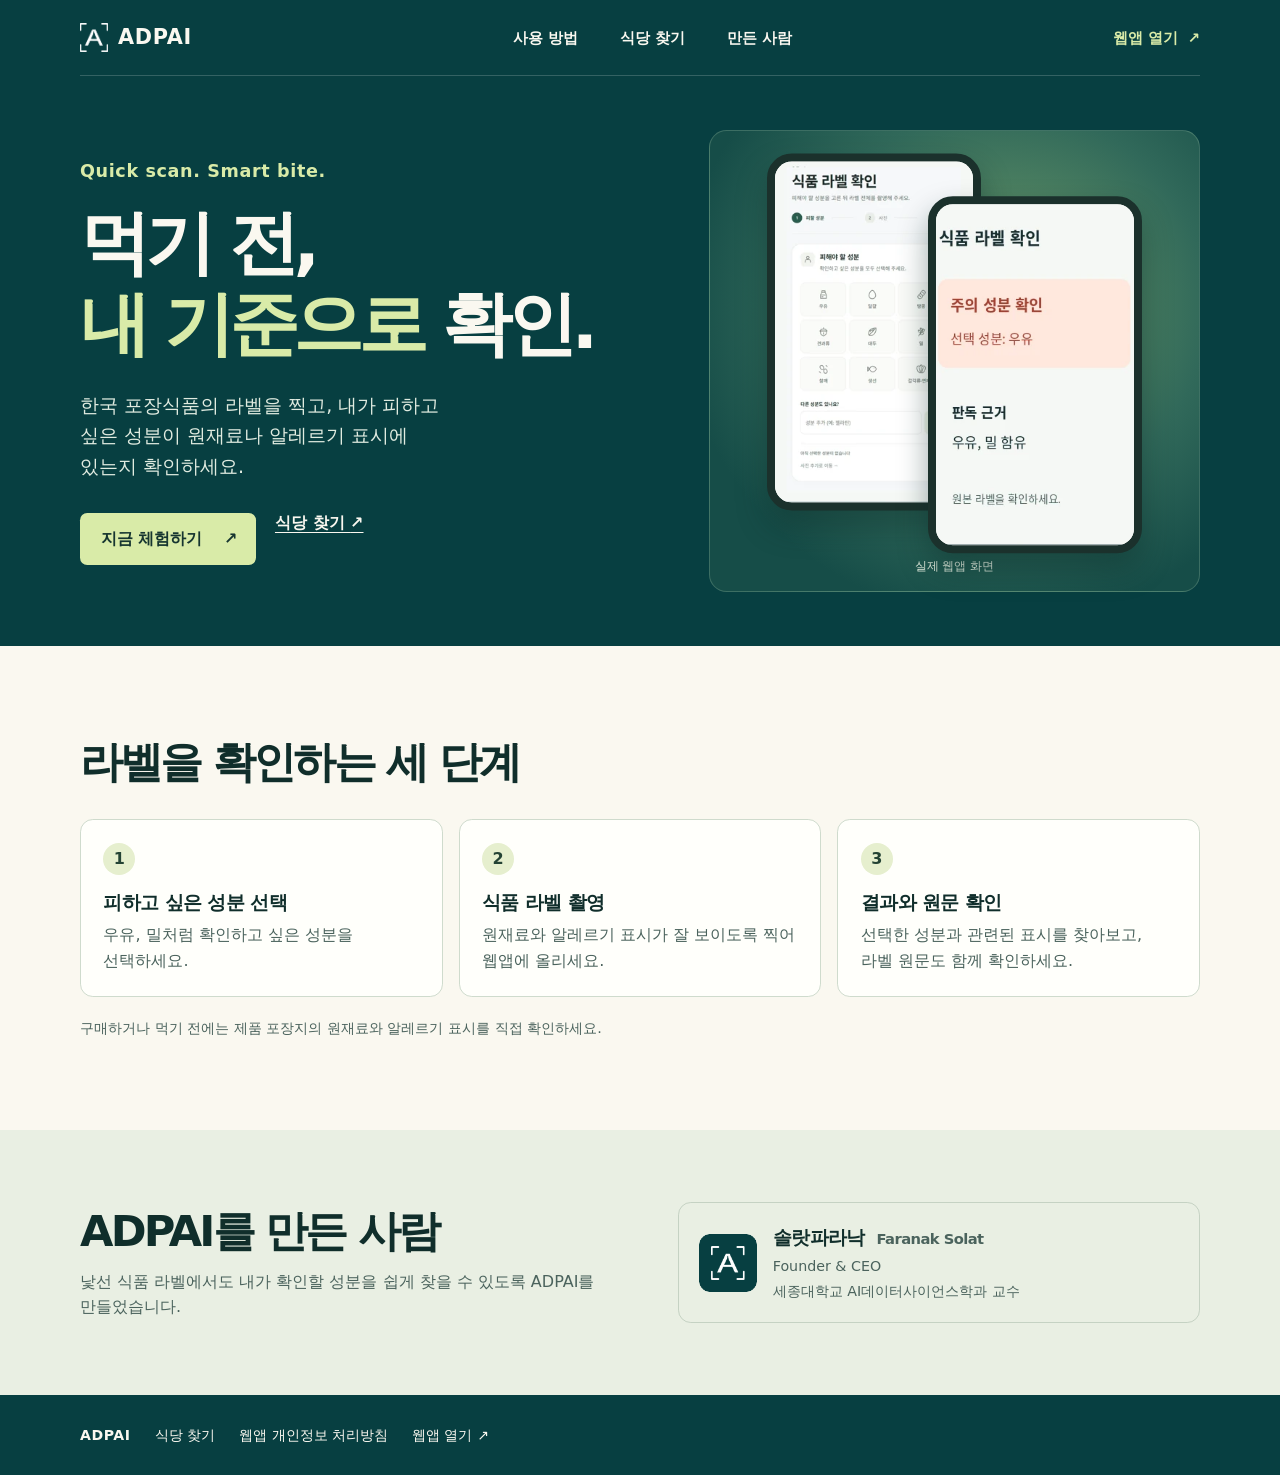
<file: index.html>
<!doctype html>
<html lang="ko">
  <head>
    <meta charset="utf-8">
    <meta name="viewport" content="width=device-width, initial-scale=1">
    <meta name="theme-color" content="#073f41">
    <meta name="description" content="ADPAI로 한국 포장식품의 원재료와 알레르기 표시를 확인하세요. 식품 라벨을 찍고, 내가 피하고 싶은 성분을 찾아보세요.">
    <meta property="og:title" content="ADPAI | 먹기 전, 내 기준으로 확인">
    <meta property="og:description" content="식품 라벨을 찍고, 내가 피하고 싶은 성분을 찾아보세요.">
    <meta property="og:type" content="website">
    <title>ADPAI | 먹기 전, 내 기준으로 확인</title>
    <link rel="icon" href="adpai-icon.png" type="image/png">
    <link rel="stylesheet" href="style.css">
  </head>
  <body>
    <header class="topbar">
      <div class="topbar-inner wrap">
        <a class="brand" href="./" aria-label="ADPAI 홈">
          <img src="adpai-mark.png" alt="" width="28" height="28">
          <span>ADPAI</span>
        </a>
        <nav aria-label="주 메뉴">
          <a href="#how-it-works">사용 방법</a>
          <a href="restaurants/">식당 찾기</a>
          <a href="#team">만든 사람</a>
        </nav>
        <a class="top-cta" href="https://faranaksolat.github.io/ADPAI/">웹앱 열기 <span aria-hidden="true">↗</span></a>
      </div>
    </header>

    <main>
      <section class="hero" aria-labelledby="hero-title">
        <div class="hero-inner wrap">
          <div class="hero-copy">
            <p class="slogan" lang="en">Quick scan. Smart bite.</p>
            <h1 id="hero-title">먹기 전,<br><em>내 기준으로</em> 확인.</h1>
            <p class="hero-description">한국 포장식품의 라벨을 찍고, 내가 피하고 싶은 성분이 원재료나 알레르기 표시에 있는지 확인하세요.</p>
            <div class="hero-actions">
              <a class="button button-lime" href="https://faranaksolat.github.io/ADPAI/">지금 체험하기 <span aria-hidden="true">↗</span></a>
              <a href="restaurants/">식당 찾기 <span aria-hidden="true">↗</span></a>
            </div>
          </div>
          <figure class="demo" aria-label="ADPAI 실제 화면">
            <div class="demo-inner">
              <div class="phone phone-back">
                <img src="label-check.webp" alt="ADPAI에서 피할 성분을 선택하는 화면" width="273" height="469">
              </div>
              <div class="phone phone-front">
                <img src="ingredient-result.webp" alt="ADPAI에서 우유가 포함된 원문과 판독 근거를 확인하는 화면 예시" width="273" height="469">
              </div>
            </div>
            <figcaption>실제 웹앱 화면</figcaption>
          </figure>
        </div>
      </section>

      <section class="how wrap" id="how-it-works" aria-labelledby="how-title">
        <h2 id="how-title">라벨을 확인하는 세 단계</h2>
        <ol class="steps">
          <li>
            <h3>피하고 싶은 성분 선택</h3>
            <p>우유, 밀처럼 확인하고 싶은 성분을 선택하세요.</p>
          </li>
          <li>
            <h3>식품 라벨 촬영</h3>
            <p>원재료와 알레르기 표시가 잘 보이도록 찍어 웹앱에 올리세요.</p>
          </li>
          <li>
            <h3>결과와 원문 확인</h3>
            <p>선택한 성분과 관련된 표시를 찾아보고, 라벨 원문도 함께 확인하세요.</p>
          </li>
        </ol>
        <p class="label-note">구매하거나 먹기 전에는 제품 포장지의 원재료와 알레르기 표시를 직접 확인하세요.</p>
      </section>

      <section class="team" id="team" aria-labelledby="team-title">
        <div class="team-inner wrap">
          <div>
            <h2 id="team-title">ADPAI를 만든 사람</h2>
            <p>낯선 식품 라벨에서도 내가 확인할 성분을 쉽게 찾을 수 있도록 ADPAI를 만들었습니다.</p>
          </div>
          <div class="founder">
            <img src="adpai-icon.png" alt="" width="58" height="58" loading="lazy">
            <div>
              <h3>솔랏파라낙 <span lang="en">Faranak Solat</span></h3>
              <p lang="en">Founder &amp; CEO</p>
              <p>세종대학교 AI데이터사이언스학과 교수</p>
            </div>
          </div>
        </div>
      </section>
    </main>

    <footer>
      <div class="footer-inner wrap">
        <span>ADPAI</span>
        <a href="restaurants/">식당 찾기</a>
        <a href="https://faranaksolat.github.io/ADPAI/privacy.html">웹앱 개인정보 처리방침</a>
        <a href="https://faranaksolat.github.io/ADPAI/">웹앱 열기 <span aria-hidden="true">↗</span></a>
      </div>
    </footer>
  </body>
</html>
</file>
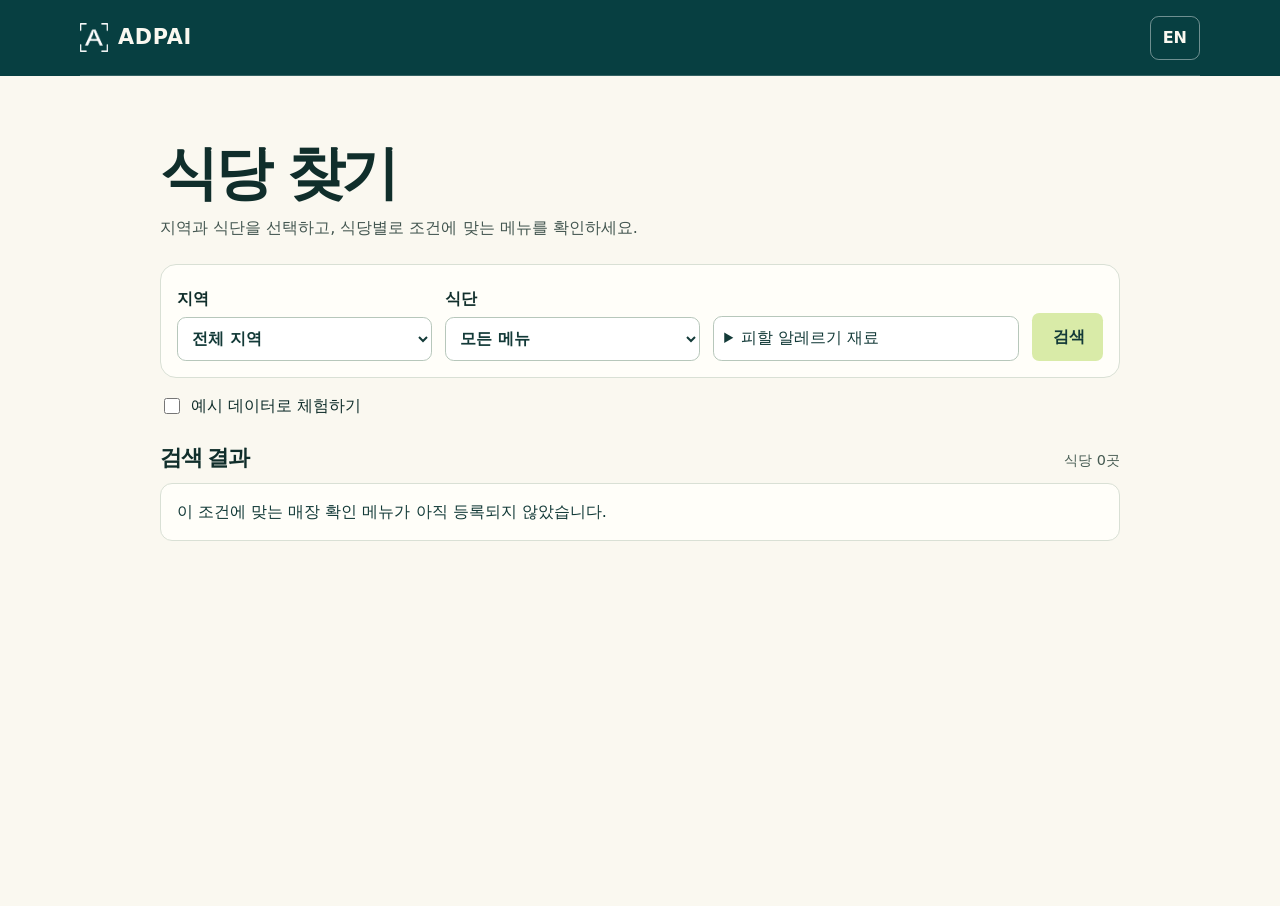
<file: restaurants/index.html>
<!doctype html>
<html lang="ko">
<head>
  <meta charset="utf-8">
  <meta name="viewport" content="width=device-width,initial-scale=1">
  <meta name="description" content="ADPAI에서 지역과 식단에 맞는 식당과 메뉴를 찾아보세요.">
  <meta name="theme-color" content="#073f41">
  <title>식당 찾기 | ADPAI</title>
  <link rel="icon" href="../adpai-icon.png">
  <link rel="stylesheet" href="../style.css">
  <link rel="stylesheet" href="directory.css">
  <script type="module" src="directory.js"></script>
</head>
<body>
  <header class="topbar">
    <div class="topbar-inner wrap">
      <a class="brand" href="../" aria-label="ADPAI 홈">
        <img src="../adpai-mark.png" width="28" height="28" alt="">
        <span>ADPAI</span>
      </a>
      <button id="language" type="button" class="language" lang="en" aria-label="영어로 보기">EN</button>
    </div>
  </header>

  <main class="wrap directory">
    <h1 data-text="title">식당 찾기</h1>
    <p class="intro" data-text="intro">지역과 식단을 선택하고, 식당별로 조건에 맞는 메뉴를 확인하세요.</p>

    <form id="filters" class="filters">
      <label>
        <span data-text="city">지역</span>
        <select id="city" name="city">
          <option value="" data-text="allCities">전체 지역</option>
          <option value="seongnam" data-text="seongnam">성남</option>
          <option value="seoul" data-text="seoul">서울</option>
        </select>
      </label>
      <label>
        <span data-text="diet">식단</span>
        <select id="diet" name="diet">
          <option value="" data-text="allDiets">모든 메뉴</option>
          <option value="no-pork" data-text="no-pork">돼지고기 제외</option>
          <option value="vegetarian" data-text="vegetarian">채식</option>
          <option value="vegan" data-text="vegan">비건</option>
        </select>
      </label>
      <details class="allergy-picker">
        <summary data-text="allergies">피할 알레르기 재료</summary>
        <div id="allergies" class="allergen-list"></div>
      </details>
      <button class="button button-lime search" type="submit" data-text="search">검색</button>
    </form>

    <label class="sample-control">
      <input id="demo" type="checkbox">
      <span data-text="tryDemo">예시 데이터로 체험하기</span>
    </label>
    <p id="demo-notice" class="notice" hidden data-text="demoNotice">체험용 가상 식당과 메뉴입니다. 실제 방문이나 주문에 사용할 수 없습니다.</p>

    <section id="results" aria-labelledby="results-title">
      <div class="results-header">
        <h2 id="results-title" data-text="results">검색 결과</h2>
        <output id="count" aria-live="polite"></output>
      </div>
      <div id="cards" class="cards"></div>
      <p id="empty" class="empty" data-text="emptyLive">이 조건에 맞는 매장 확인 메뉴가 아직 등록되지 않았습니다.</p>
    </section>
    <section id="restaurant" aria-labelledby="restaurant-title" hidden>
      <a id="back" class="back" href="./" data-text="back">← 검색 결과로</a>
      <div id="restaurant-heading"></div>
      <h2 data-text="matching">조건에 맞는 메뉴</h2>
      <div id="dishes" class="cards"></div>
      <p id="empty-menu" class="empty" data-text="emptyMenu" hidden>이 식당에서 현재 조건에 맞는 메뉴가 없습니다.</p>
    </section>
  </main>
</body>
</html>
</file>
<file: style.css>
:root {
  color-scheme: light;
  --ink: #102e2b;
  --teal: #073f41;
  --cream: #faf8f0;
  --lime: #d9eba8;
  --muted: #4b635d;
  --rule: #cfdbcd;
  font-family: "Pretendard", "Noto Sans KR", "Malgun Gothic", "Apple SD Gothic Neo", system-ui, sans-serif;
  line-height: 1.6;
  color: var(--ink);
  background: var(--cream);
}

*, *::before, *::after { box-sizing: border-box; }
body, h1, h2, h3, p, figure { margin: 0; }
a { color: inherit; text-underline-offset: .22em; }
img { display: block; max-width: 100%; }
:focus-visible { outline: 3px solid #679b35; outline-offset: 5px; }
section[id] { scroll-margin-top: 1.5rem; }

.wrap { width: min(1120px, 100% - 4rem); margin-inline: auto; }
.topbar, .hero, footer { background: var(--teal); color: var(--cream); }
.topbar-inner {
  min-height: 76px;
  display: flex;
  align-items: center;
  justify-content: space-between;
  gap: 1rem;
  border-bottom: 1px solid #ffffff2e;
}
.brand {
  display: inline-flex;
  gap: .62rem;
  align-items: center;
  font-size: 1.3rem;
  font-weight: 800;
  letter-spacing: .035em;
  text-decoration: none;
}
.brand img { height: auto; }
.topbar nav { display: flex; gap: clamp(1rem, 4vw, 2.6rem); }
.topbar nav a, .top-cta {
  display: inline-flex;
  min-height: 44px;
  align-items: center;
  text-decoration: none;
  font-size: .92rem;
  font-weight: 650;
}
.topbar nav a:hover, footer a:hover { text-decoration: underline; }
.top-cta { gap: .6rem; color: var(--lime); white-space: nowrap; }

.hero-inner {
  display: grid;
  grid-template-columns: 1.07fr .93fr;
  gap: clamp(1.5rem, 5vw, 5rem);
  align-items: center;
  min-height: 570px;
  padding-block: 3.4rem;
}
.slogan {
  color: var(--lime);
  font-size: clamp(.93rem, 1.5vw, 1.1rem);
  font-weight: 750;
  letter-spacing: .035em;
  margin-bottom: 1.1rem;
}
h1, h2, h3, .hero-description { word-break: keep-all; overflow-wrap: break-word; }
h1 {
  font-size: clamp(2.9rem, 5.5vw, 4.65rem);
  line-height: 1.16;
  letter-spacing: -.075em;
  font-weight: 800;
}
h1 em { color: var(--lime); font-style: normal; }
.hero-description { max-width: 24rem; color: #e0ebe0; margin-top: 1.5rem; font-size: clamp(1rem, 1.6vw, 1.19rem); }
.button {
  display: inline-flex;
  align-items: center;
  gap: 1.35rem;
  min-height: 52px;
  margin-top: 2rem;
  padding: .7rem 1.15rem .7rem 1.3rem;
  border-radius: .45rem;
  text-decoration: none;
  font-weight: 750;
}
.button-lime { background: var(--lime); color: #163530; }
.button-lime:hover { background: #edf6ce; }
.demo {
  align-self: stretch;
  min-width: 0;
  display: grid;
  align-content: center;
  padding: 1rem 1rem .65rem;
  border: 1px solid #c6e7c437;
  border-radius: 1.1rem;
  background: radial-gradient(ellipse at 60% 38%, #6f9d69 0%, #31695a 49%, #164d48 78%);
}
.demo-inner {
  display: grid;
  grid-template-columns: repeat(16, 1fr);
  align-items: center;
  min-height: 404px;
  padding: 1.25rem .9rem .4rem;
}
.phone {
  display: grid;
  grid-row: 1;
  overflow: hidden;
  border: clamp(4px, .66vw, 8px) solid #1b312c;
  border-radius: clamp(.75rem, 2vw, 1.55rem);
  background: #fbfbf8;
  box-shadow: 0 16px 30px #092b2766;
}
.phone img { width: 100%; height: auto; }
.phone-back { grid-column: 2 / 10; transform: translateY(-8%); }
.phone-front { grid-column: 8 / 16; z-index: 1; transform: translateY(4%); }
.demo figcaption { text-align: center; color: #e5eee0; font-size: .78rem; }

.how { padding-block: clamp(3.7rem, 7vw, 6rem); }
h2 { font-size: clamp(1.8rem, 3.5vw, 2.7rem); line-height: 1.23; letter-spacing: -.064em; }
.steps {
  display: grid;
  grid-template-columns: repeat(3, minmax(0, 1fr));
  gap: 1rem;
  list-style: none;
  margin: 1.9rem 0 1.3rem;
  padding: 0;
  counter-reset: steps;
}
.steps li {
  counter-increment: steps;
  padding: 1.4rem;
  border: 1px solid var(--rule);
  border-radius: .8rem;
  background: #fffffb;
}
.steps li::before {
  content: counter(steps);
  display: grid;
  place-items: center;
  width: 2rem;
  height: 2rem;
  background: #e6efce;
  color: #244334;
  border-radius: 50%;
  font-weight: 750;
  margin-bottom: .85rem;
}
h3 { font-size: 1.17rem; letter-spacing: -.03em; }
.steps p, .team p { color: var(--muted); margin-top: .25rem; word-break: keep-all; }
.label-note { color: var(--muted); font-size: .9rem; }

.team { background: #e9efe3; }
.team-inner {
  display: grid;
  grid-template-columns: 1fr .95fr;
  align-items: center;
  padding-block: clamp(2.7rem, 6vw, 4.5rem);
  gap: 1.6rem 3rem;
}
.team h2 { margin-bottom: .65rem; }
.founder {
  display: flex;
  align-items: center;
  gap: 1rem;
  padding: 1.25rem;
  border: 1px solid #c5d2c3;
  border-radius: .8rem;
}
.founder img { flex: 0 0 auto; border-radius: .65rem; }
.founder h3 span { display: inline-block; color: var(--muted); font-size: .92rem; font-weight: 600; margin-inline-start: .35rem; }
.founder p { margin-top: .12rem; font-size: .89rem; }
.footer-inner {
  display: flex;
  flex-wrap: wrap;
  align-items: center;
  gap: .45rem 1.5rem;
  padding-block: 1.1rem;
  font-size: .88rem;
}
.footer-inner > span { font-weight: 800; letter-spacing: .04em; }
.footer-inner a { display: inline-flex; align-items: center; gap: .3rem; min-height: 44px; text-decoration: none; }

@media (max-width: 800px) {
  .wrap { width: calc(100% - 2.5rem); }
  .hero-inner { min-height: 0; }
  .demo-inner { min-height: 295px; padding-inline: .15rem; }
}

@media (max-width: 620px) {
  .topbar-inner { min-height: 62px; }
  .topbar nav { display: none; }
  .hero-inner { grid-template-columns: 1fr; gap: 2.1rem; padding-block: 2.5rem 1.7rem; }
  h1 { font-size: clamp(2.35rem, 9vw, 3.4rem); }
  .hero-description { margin-top: 1rem; }
  .button { margin-top: 1.3rem; }
  .demo { width: min(100%, 408px); justify-self: center; }
  .demo-inner { min-height: 0; padding-block: 1.55rem 1.2rem; }
  .steps, .team-inner { grid-template-columns: 1fr; }
  .steps { gap: .7rem; }
  .steps li { padding: 1.05rem 1.15rem; }
  .founder h3 span { margin-inline-start: 0; }
}

.hero-actions { display: flex; flex-wrap: wrap; align-items: center; gap: .8rem 1.2rem; }
.hero-actions > a:last-child { color: var(--cream); font-weight: 700; text-underline-offset: .25em; }
</file>
<file: restaurants/directory.css>
[hidden] { display: none !important; }

.directory {
  max-width: 60rem;
  padding-block: clamp(2rem, 5vw, 4rem);
  min-height: calc(100vh - 70px);
}

.directory h1 { margin: 0 0 .45rem; font-size: clamp(2.25rem, 6vw, 3.65rem); letter-spacing: -.055em; }
.directory h2 { margin: 0; font-size: 1.35rem; }
.directory p { margin: 0; }
.directory .intro { margin-bottom: 1.45rem; color: #435650; }
.language {
  background: transparent;
  color: inherit;
  border: 1px solid #ffffff6b;
  font: inherit;
  font-weight: 700;
  border-radius: .55rem;
  padding: .45rem .75rem;
  min-height: 44px;
  cursor: pointer;
}

.filters {
  display: grid;
  grid-template-columns: minmax(8rem, 1fr) minmax(8rem, 1fr) minmax(12rem, 1.2fr) auto;
  align-items: end;
  gap: .8rem;
  border: 1px solid #d9e0d5;
  background: #fffef9;
  padding: 1rem;
  border-radius: 1rem;
}

.filters label { display: grid; gap: .3rem; font-weight: 700; }
.filters select, .allergy-picker summary {
  background: #fff;
  color: #133a38;
  border: 1px solid #b7c7bb;
  border-radius: .55rem;
  padding: .55rem .65rem;
  width: 100%;
  min-height: 44px;
  font: inherit;
  cursor: pointer;
}
.search { border: 0; color: #133a38; font: inherit; font-weight: 750; cursor: pointer; min-height: 44px; }
.allergy-picker { position: relative; }
.allergen-list {
  position: absolute;
  z-index: 2;
  top: calc(100% + .3rem);
  min-width: 100%;
  background: #fffef9;
  color: #133a38;
  border: 1px solid #b7c7bb;
  border-radius: .6rem;
  padding: .4rem .7rem;
}
.allergen-list label, .sample-control { display: flex; align-items: center; gap: .5rem; min-height: 38px; cursor: pointer; }
.directory input[type=checkbox] { accent-color: #075254; width: 1rem; height: 1rem; }
.sample-control { margin-block: .6rem; width: fit-content; }
.directory .notice { background: #fff3d6; border: 1px solid #e4d6a9; padding: .65rem .8rem; border-radius: .55rem; }
.results-header { display: flex; align-items: baseline; justify-content: space-between; gap: .75rem; margin: 1.25rem 0 .65rem; }
#count, .muted { color: #465b52; font-size: .9rem; }
.cards { display: grid; gap: .7rem; }
.card, .empty {
  background: #fffef9;
  color: #133a38;
  border: 1px solid #d9e0d5;
  padding: .95rem 1rem;
  border-radius: .75rem;
}
.card h3 { margin: .2rem 0 .25rem; font-size: 1.12rem; }
.card .matched { margin-top: .3rem; }
.card a, .back, .map-link { text-underline-offset: .2em; color: #075254; font-weight: 700; }
.back { display: inline-block; margin: 1rem 0 .5rem; min-height: 44px; align-content: center; }
#restaurant-heading { margin-bottom: 1rem; }
#restaurant-heading .map-link { display: inline-block; margin-top: .35rem; }
#restaurant > h2 { margin-bottom: .7rem; }
.directory :focus-visible, .language:focus-visible { outline: 3px solid #c1852c; outline-offset: 3px; }

@media (max-width: 730px) {
  .filters { grid-template-columns: minmax(0, 1fr) minmax(0, 1fr); }
}
@media (max-width: 410px) {
  .filters { grid-template-columns: minmax(0, 1fr); }
}
</file>
